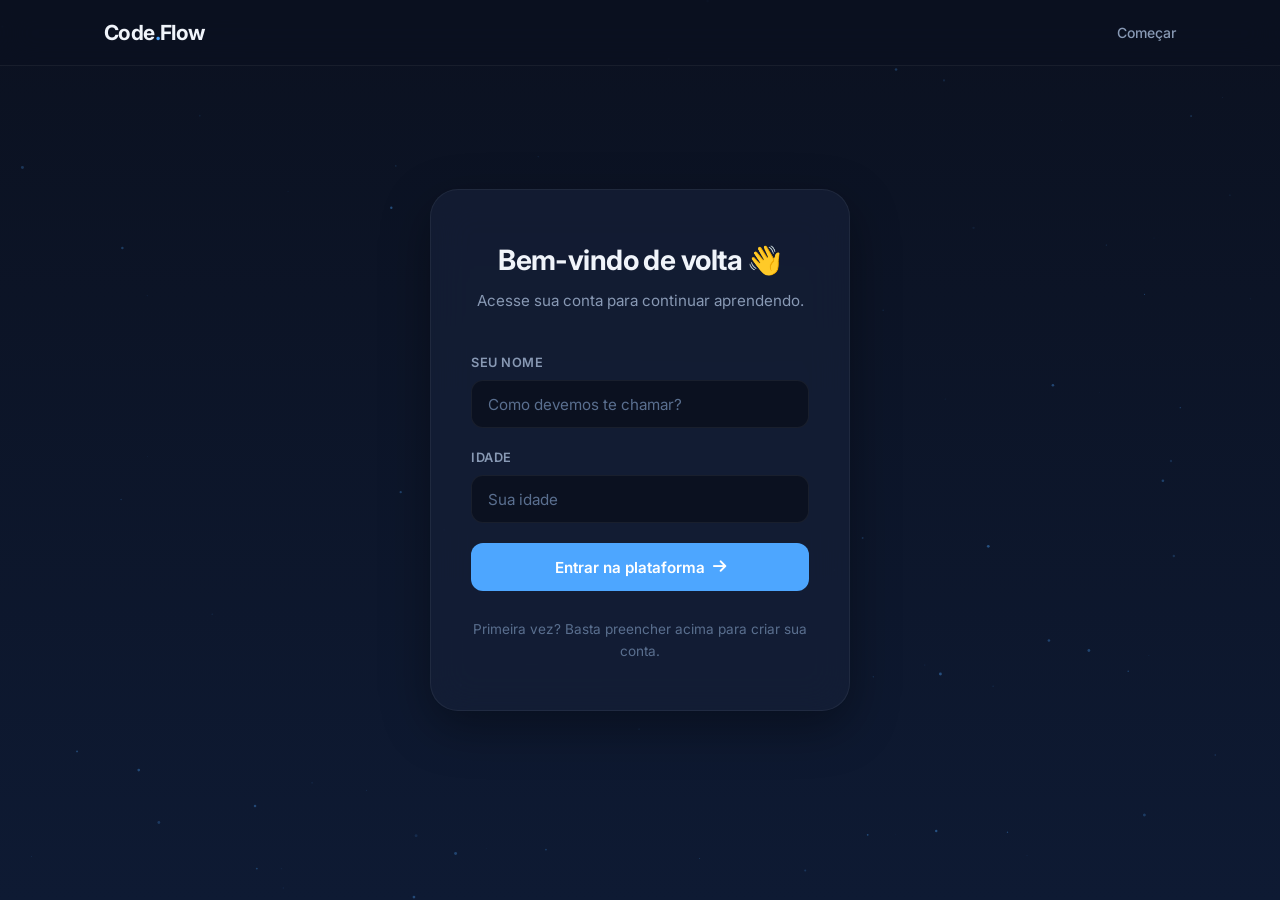
<file: index.html>
<!DOCTYPE html>
<html lang="pt-BR">
<head>
    <meta charset="UTF-8">
    <meta name="viewport" content="width=device-width, initial-scale=1.0">
    <title>CodeFlow | Plataforma de Ensino de Programação</title>
    <meta name="description" content="Aprenda programação de forma moderna, interativa e gratuita.">
    <link rel="preconnect" href="https://fonts.googleapis.com">
    <link rel="preconnect" href="https://fonts.gstatic.com" crossorigin>
    <link href="https://fonts.googleapis.com/css2?family=Inter:wght@400;500;600;700&display=swap" rel="stylesheet">
    <link rel="stylesheet" href="https://cdnjs.cloudflare.com/ajax/libs/font-awesome/6.4.0/css/all.min.css">
    <link rel="stylesheet" href="css/style.css">
</head>
<body>
    <canvas id="space-canvas" aria-hidden="true"></canvas>

    <!-- Navbar -->
    <header class="navbar" id="navbar">
        <div class="nav-container">
            <a href="index.html" class="brand"><span class="logo">Code<span class="logo-dot">.</span>Flow</span></a>
            <nav><ul class="nav-links">
                <li><a href="#comecar">Começar</a></li>
            </ul></nav>
        </div>
    </header>

    <!-- Login -->
    <main class="login-wrapper" id="comecar">
        <section class="login-card">
            <header class="login-header">
                <h2>Bem-vindo de volta 👋</h2>
                <p>Acesse sua conta para continuar aprendendo.</p>
            </header>
            <form id="login-form" class="login-form">
                <div class="input-group">
                    <label for="nome">Seu Nome</label>
                    <input type="text" id="nome" placeholder="Como devemos te chamar?" required autocomplete="name">
                </div>
                <div class="input-group">
                    <label for="idade">Idade</label>
                    <input type="number" id="idade" placeholder="Sua idade" required min="10" max="100">
                </div>
                <button id="btn-login" type="submit" class="btn-login">
                    Entrar na plataforma <i class="fas fa-arrow-right"></i>
                </button>
            </form>
            <footer class="login-footer">
                <p>Primeira vez? Basta preencher acima para criar sua conta.</p>
            </footer>
        </section>
    </main>

    <script src="js/effects.js" defer></script>
    <script src="js/script.js" defer></script>
</body>
</html>
</file>
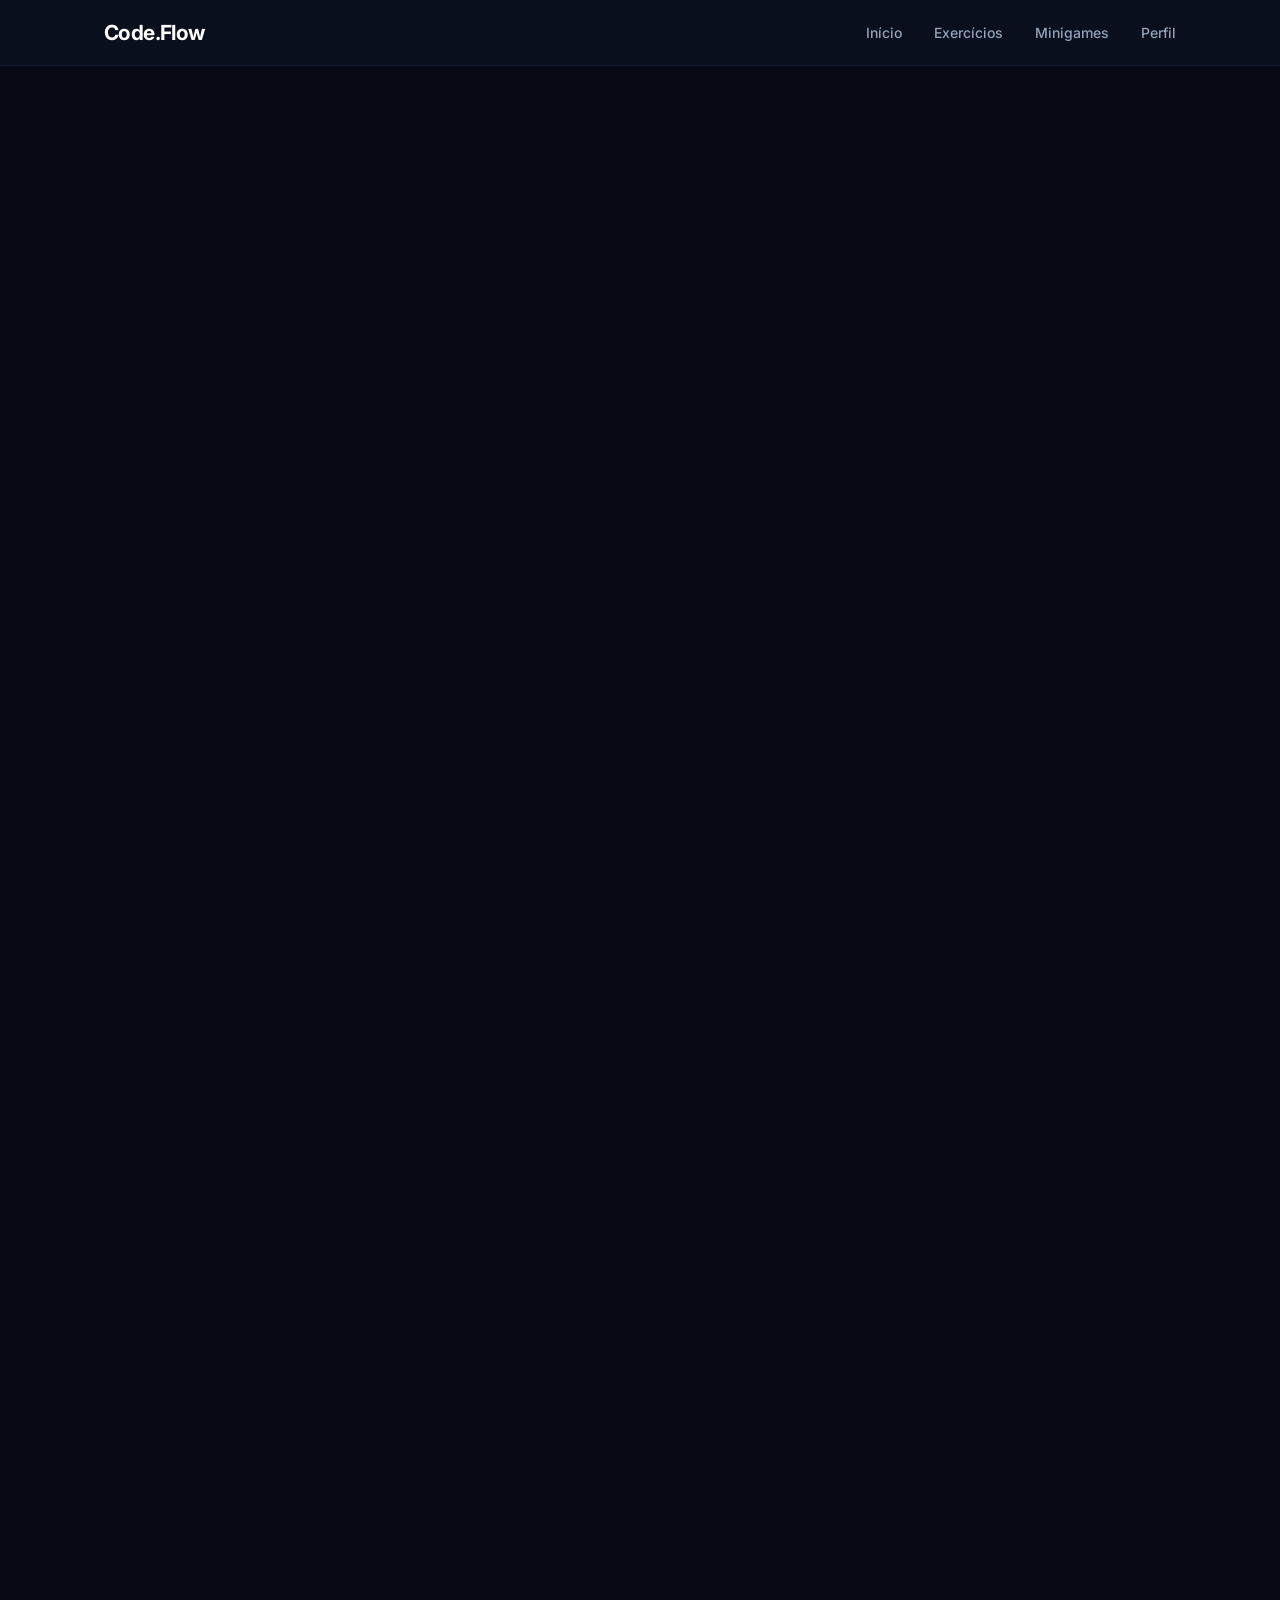
<file: pages/educativo.html>
<!DOCTYPE html>
<html lang="pt-BR">
<head>
    <meta charset="UTF-8">
    <meta name="viewport" content="width=device-width, initial-scale=1.0">
    <title>CodeFlow | Área Educativa & Roadmaps</title>
    <meta name="description" content="Aprenda a estudar programação, evite erros comuns e siga roadmaps visuais para evoluir rápido.">
    <link rel="preconnect" href="https://fonts.googleapis.com">
    <link rel="preconnect" href="https://fonts.gstatic.com" crossorigin>
    <link href="https://fonts.googleapis.com/css2?family=Inter:wght@400;500;600;700&family=Fira+Code:wght@400;500&display=swap" rel="stylesheet">
    <link rel="stylesheet" href="https://cdnjs.cloudflare.com/ajax/libs/font-awesome/6.4.0/css/all.min.css">
    <link rel="stylesheet" href="../css/home.css">
    <style>
        .edu-hero { text-align: center; margin-bottom: 4rem; }
        .edu-hero h1 { font-size: 2.8rem; color: var(--text-heading); margin-bottom: 1rem; }
        .edu-hero p { color: var(--text-secondary); max-width: 600px; margin: 0 auto; line-height: 1.6; }
        
        .roadmap-container { display: flex; flex-direction: column; gap: 2rem; margin-bottom: 4rem; }
        .roadmap-card { 
            background: var(--bg-surface); border: 1px solid var(--border); border-radius: 16px; 
            padding: 2rem; display: flex; gap: 2rem; align-items: center; transition: 0.3s;
        }
        .roadmap-card:hover { border-color: var(--accent); box-shadow: 0 10px 30px rgba(77, 166, 255, 0.1); }
        .road-icon { font-size: 3rem; color: var(--accent); width: 80px; text-align: center; flex-shrink: 0; }
        .road-content h3 { font-size: 1.5rem; margin-bottom: 0.5rem; color: var(--text-heading); }
        .road-content p { color: var(--text-secondary); line-height: 1.6; margin-bottom: 1rem; font-size: 0.95rem; }
        .road-tags span { background: rgba(255,255,255,0.05); padding: 0.3rem 0.8rem; border-radius: 20px; font-size: 0.8rem; margin-right: 0.5rem; display: inline-block; margin-bottom: 0.5rem; color: #a1b0c9;}

        .tips-grid { display: grid; grid-template-columns: repeat(auto-fit, minmax(300px, 1fr)); gap: 1.5rem; }
        .tip-card { background: rgba(16, 27, 48, 0.5); border: 1px solid rgba(255,255,255,0.03); border-radius: 16px; padding: 2rem; border-top: 4px solid var(--accent); }
        .tip-card h4 { font-size: 1.2rem; margin-bottom: 1rem; color: var(--text-heading); display: flex; align-items: center; gap: 0.5rem; }
        .tip-card p { font-size: 0.9rem; color: var(--text-secondary); line-height: 1.6; }
        .tip-card.danger { border-top-color: #ef4444; } .tip-card.danger h4 i { color: #ef4444; }
        .tip-card.success { border-top-color: #34d399; } .tip-card.success h4 i { color: #34d399; }

        @media (max-width: 768px) {
            .roadmap-card { flex-direction: column; text-align: center; }
            .road-tags { display: flex; flex-wrap: wrap; justify-content: center; }
        }
    </style>
</head>
<body>
    <header class="navbar" id="navbar">
        <div class="nav-container">
            <a href="home.html" class="brand"><span class="logo">Code<span class="logo-dot">.</span>Flow</span></a>
            <nav>
                <ul class="nav-links">
                    <li><a href="home.html">Início</a></li>
                    <li><a href="exercicios.html">Exercícios</a></li>
                    <li><a href="minigames.html">Minigames</a></li>
                    <li><a href="profile.html">Perfil</a></li>
                </ul>
            </nav>
        </div>
    </header>

    <main class="home-wrapper" style="padding-top: 8rem; min-height: 100vh;">
        <section class="section-reveal">
            <header class="edu-hero">
                <h1>Metodologia & Roadmaps</h1>
                <p>Aprender a programar não é apenas sobre decorar sintaxe. É sobre moldar seu cérebro para resolver problemas complexos através de lógica estruturada.</p>
            </header>

            <h2 style="font-size: 1.8rem; margin-bottom: 1.5rem; color: var(--text-heading);">Roadmaps de Estudo</h2>
            <div class="roadmap-container">
                <article class="roadmap-card">
                    <div class="road-icon"><i class="fas fa-layer-group"></i></div>
                    <div class="road-content">
                        <h3>Trilha Front-End Moderno</h3>
                        <p>Aprenda a construir interfaces que os usuários amam. Foque em fundamentos antes de pular para frameworks complexos.</p>
                        <div class="road-tags">
                            <span>1. HTML Semântico</span><span>2. CSS Flex/Grid</span><span>3. JS ES6+</span><span>4. React/Hooks</span><span>5. Consumo de APIs</span>
                        </div>
                    </div>
                </article>
                <article class="roadmap-card">
                    <div class="road-icon"><i class="fas fa-server"></i></div>
                    <div class="road-content">
                        <h3>Trilha Back-End & APIs</h3>
                        <p>Construa o cérebro das aplicações. Domine lógica pesada, banco de dados e arquitetura de servidores.</p>
                        <div class="road-tags">
                            <span>1. Lógica (Python/C#)</span><span>2. SQL/Modelagem</span><span>3. APIs REST</span><span>4. Autenticação (JWT)</span><span>5. Deploy (Docker)</span>
                        </div>
                    </div>
                </article>
            </div>

            <h2 style="font-size: 1.8rem; margin-bottom: 1.5rem; margin-top: 4rem; color: var(--text-heading);">Mentalidade de Programador</h2>
            <div class="tips-grid">
                <div class="tip-card success">
                    <h4><i class="fas fa-brain"></i> Como Praticar</h4>
                    <p>Não caia no "Tutorial Hell" (inferno dos tutoriais). Assistir alguém codar não ensina você a codar. Pause o vídeo, digite o código, quebre-o de propósito e tente consertar sem olhar a resposta.</p>
                </div>
                <div class="tip-card danger">
                    <h4><i class="fas fa-exclamation-triangle"></i> Maior Erro Iniciante</h4>
                    <p>Tentar aprender React antes de dominar JavaScript. Ou tentar aprender Spring Boot antes de saber Orientação a Objetos em Java. Pular fundamentos construirá sua carreira sobre areia.</p>
                </div>
                <div class="tip-card">
                    <h4><i class="fas fa-laptop-code"></i> Criando Projetos</h4>
                    <p>Seu primeiro projeto não precisa ser o próximo Facebook. Faça uma calculadora que funciona. Faça um Todo List, mas com funcionalidades reais (salvando no LocalStorage ou num DB simples).</p>
                </div>
            </div>

            <div style="text-align: center; margin-top: 4rem; padding: 3rem; background: rgba(77, 166, 255, 0.05); border-radius: 16px; border: 1px dashed var(--accent);">
                <i class="fas fa-rocket" style="font-size: 2.5rem; color: var(--accent); margin-bottom: 1rem;"></i>
                <h3 style="font-size: 1.5rem; margin-bottom: 1rem;">Pronto para evoluir?</h3>
                <p style="color: var(--text-secondary); margin-bottom: 1.5rem;">Aplique essas dicas agora mesmo na nossa central de desafios.</p>
                <a href="exercicios.html" class="btn-primary" style="display: inline-block; padding: 0.8rem 2rem; text-decoration: none;">Ir para Exercícios</a>
            </div>
        </section>
    </main>

    <script src="../js/effects.js" defer></script>
</body>
</html>
</file>
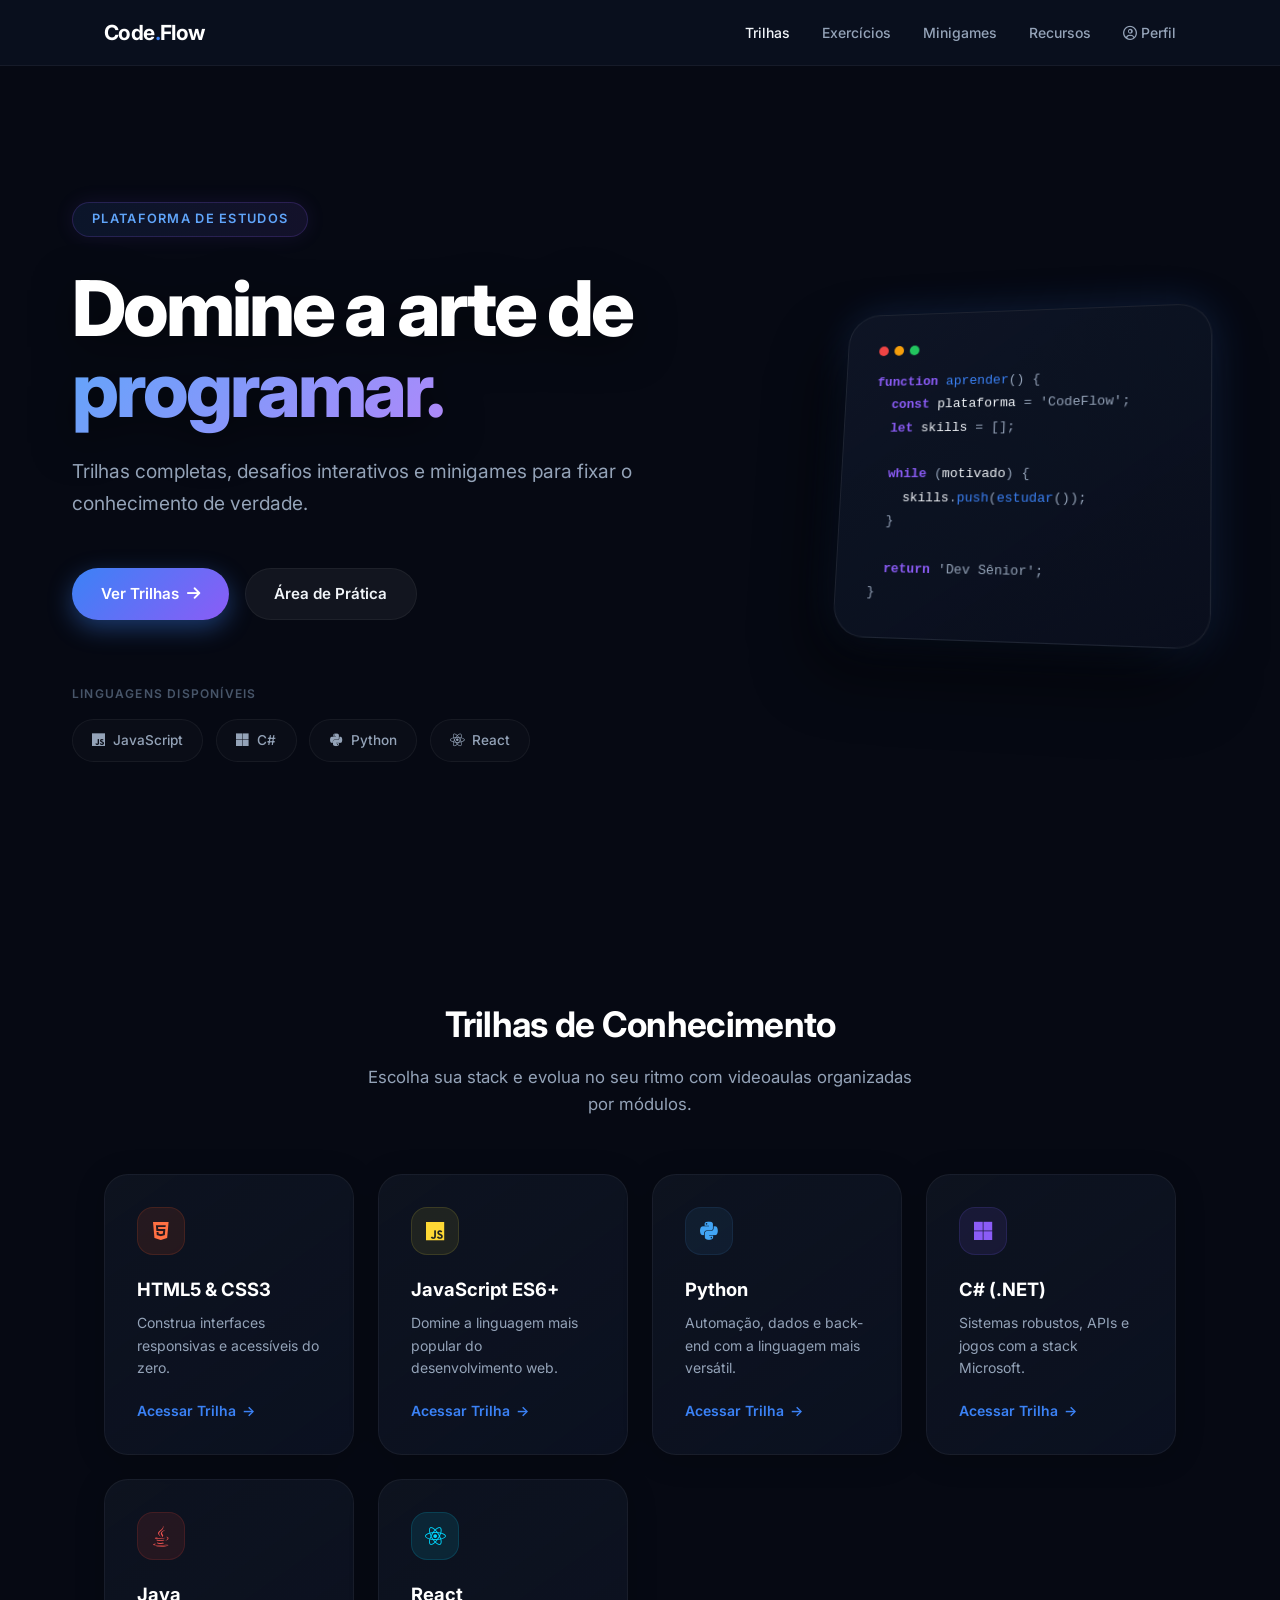
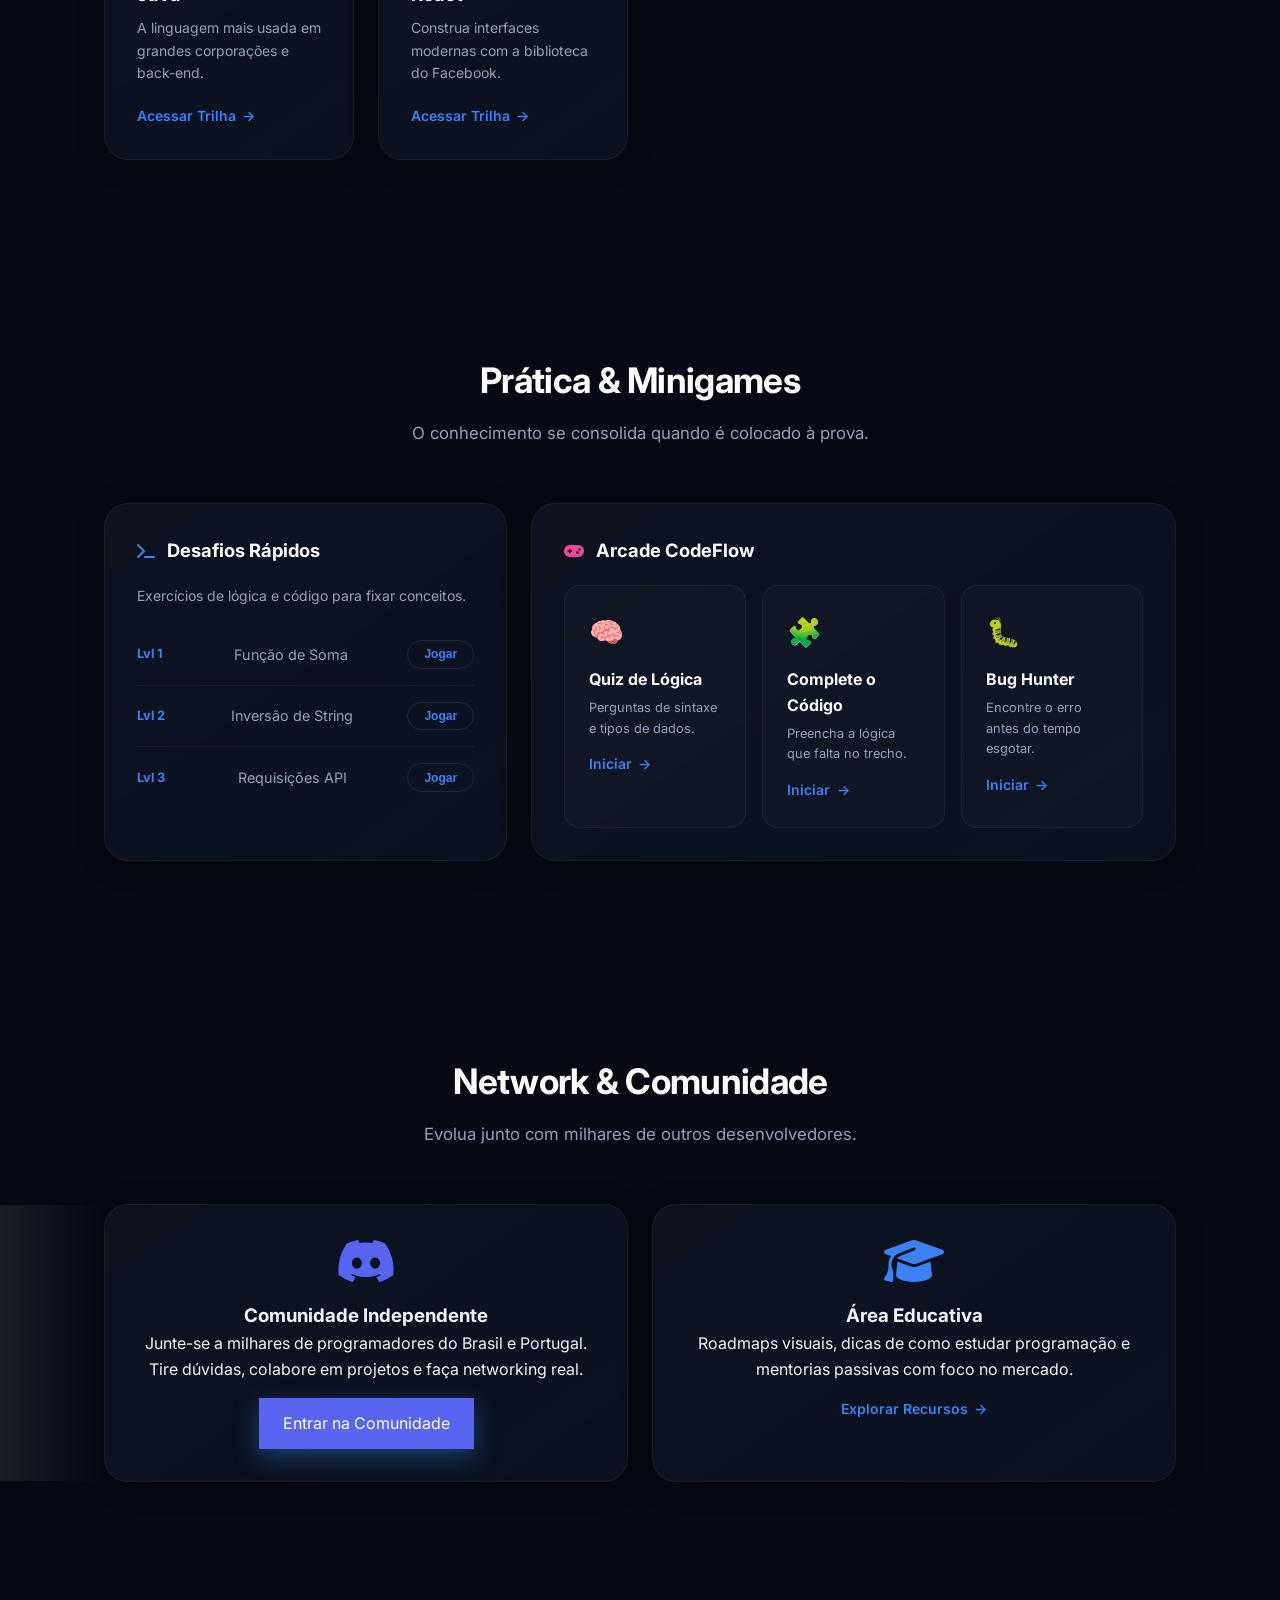
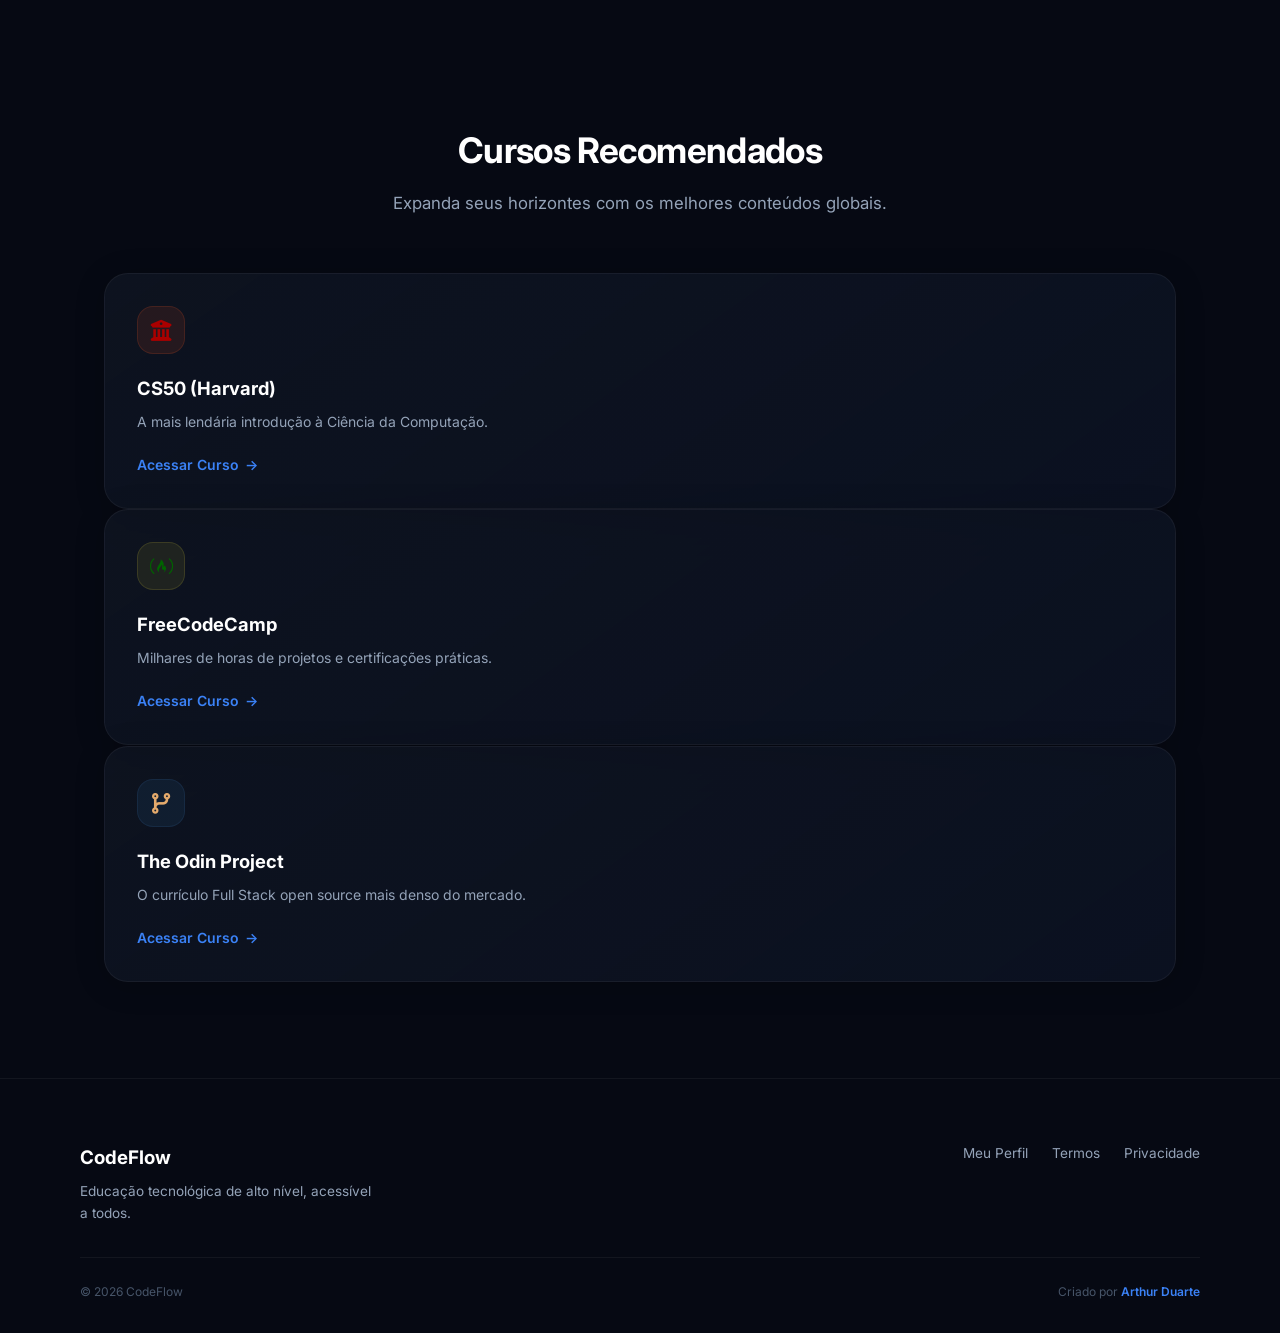
<file: pages/home.html>
<!DOCTYPE html>
<html lang="pt-BR">
<head>
    <meta charset="UTF-8">
    <meta name="viewport" content="width=device-width, initial-scale=1.0">
    <title>CodeFlow — Dashboard</title>
    <meta name="description" content="Dashboard do CodeFlow. Acesse trilhas de cursos, pratique e evolua.">
    <link rel="preconnect" href="https://fonts.googleapis.com">
    <link rel="preconnect" href="https://fonts.gstatic.com" crossorigin>
    <link href="https://fonts.googleapis.com/css2?family=Inter:wght@400;500;600;700&family=Fira+Code:wght@400;500&display=swap" rel="stylesheet">
    <link rel="stylesheet" href="https://cdnjs.cloudflare.com/ajax/libs/font-awesome/6.4.0/css/all.min.css">
    <link rel="stylesheet" href="../css/home.css">
</head>
<body>
    <canvas id="space-canvas" aria-hidden="true"></canvas>

    <!-- Navbar -->
    <header class="navbar" id="navbar">
        <div class="nav-container">
            <a href="#" class="logo">Code<span style="color:var(--accent)">.</span>Flow</a>
            <nav>
                <ul class="nav-links" id="nav-links">
                    <li><a href="#cursos" class="active">Trilhas</a></li>
                    <li><a href="exercicios.html">Exercícios</a></li>
                    <li><a href="minigames.html">Minigames</a></li>
                    <li><a href="educativo.html">Recursos</a></li>
                    <li><a href="profile.html"><i class="far fa-user-circle"></i> Perfil</a></li>
                </ul>
            </nav>
            <button id="mobile-btn" aria-label="Menu"><i class="fas fa-bars"></i></button>
        </div>
    </header>

    <!-- Main -->
    <main>
        <!-- Hero -->
        <header class="hero section-reveal" id="inicio">
            <div class="hero-content">
                <span class="badge">Plataforma de Estudos</span>
                <h1>Domine a arte de <span class="gradient-text">programar.</span></h1>
                <p class="subtitle">Trilhas completas, desafios interativos e minigames para fixar o conhecimento de verdade.</p>
                <div class="hero-actions">
                    <a href="#cursos" class="btn btn-primary">Ver Trilhas <i class="fas fa-arrow-right"></i></a>
                    <a href="#pratica" class="btn btn-secondary">Área de Prática</a>
                </div>
                <div class="suggestions">
                    <span>Linguagens Disponíveis</span>
                    <div class="tags">
                        <a href="CursoJs.html" class="tag"><i class="fab fa-js"></i> JavaScript</a>
                        <a href="CursoCs.html" class="tag"><i class="fab fa-microsoft"></i> C#</a>
                        <a href="CursoPython.html" class="tag"><i class="fab fa-python"></i> Python</a>
                        <a href="CursoReact.html" class="tag"><i class="fab fa-react"></i> React</a>
                    </div>
                </div>
            </div>
            <div class="hero-graphic" aria-hidden="true">
                <div class="code-snippet-card">
                    <div class="window-controls"><span></span><span></span><span></span></div>
                    <pre><code><span class="keyword">function</span> <span class="method">aprender</span>() {
  <span class="keyword">const</span> <span class="variable">plataforma</span> = <span class="string">'CodeFlow'</span>;
  <span class="keyword">let</span> <span class="variable">skills</span> = [];

  <span class="keyword">while</span> (<span class="variable">motivado</span>) {
    <span class="variable">skills</span>.<span class="method">push</span>(<span class="method">estudar</span>());
  }

  <span class="keyword">return</span> <span class="string">'Dev Sênior'</span>;
}</code></pre>
                </div>
            </div>
        </header>

        <!-- Courses Section -->
        <section id="cursos" class="section-reveal">
            <header class="section-header">
                <h2>Trilhas de Conhecimento</h2>
                <p>Escolha sua stack e evolua no seu ritmo com videoaulas organizadas por módulos.</p>
            </header>
            <div class="courses-grid">
                <article class="course-card glass-card">
                    <div class="card-icon"><i class="fab fa-html5"></i></div>
                    <h3>HTML5 & CSS3</h3>
                    <p>Construa interfaces responsivas e acessíveis do zero.</p>
                    <a href="CursoCssHtml.html" class="btn-text">Acessar Trilha</a>
                </article>
                <article class="course-card glass-card">
                    <div class="card-icon"><i class="fab fa-js"></i></div>
                    <h3>JavaScript ES6+</h3>
                    <p>Domine a linguagem mais popular do desenvolvimento web.</p>
                    <a href="CursoJs.html" class="btn-text">Acessar Trilha</a>
                </article>
                <article class="course-card glass-card">
                    <div class="card-icon"><i class="fab fa-python"></i></div>
                    <h3>Python</h3>
                    <p>Automação, dados e back-end com a linguagem mais versátil.</p>
                    <a href="CursoPython.html" class="btn-text">Acessar Trilha</a>
                </article>
                <article class="course-card glass-card">
                    <div class="card-icon"><i class="fab fa-microsoft"></i></div>
                    <h3>C# (.NET)</h3>
                    <p>Sistemas robustos, APIs e jogos com a stack Microsoft.</p>
                    <a href="CursoCs.html" class="btn-text">Acessar Trilha</a>
                </article>
                <article class="course-card glass-card">
                    <div class="card-icon"><i class="fab fa-java"></i></div>
                    <h3>Java</h3>
                    <p>A linguagem mais usada em grandes corporações e back-end.</p>
                    <a href="CursoJava.html" class="btn-text">Acessar Trilha</a>
                </article>
                <article class="course-card glass-card">
                    <div class="card-icon"><i class="fab fa-react"></i></div>
                    <h3>React</h3>
                    <p>Construa interfaces modernas com a biblioteca do Facebook.</p>
                    <a href="CursoReact.html" class="btn-text">Acessar Trilha</a>
                </article>
            </div>
        </section>

        <!-- Practice Section -->
        <section id="pratica" class="section-reveal">
            <header class="section-header">
                <h2>Prática & Minigames</h2>
                <p>O conhecimento se consolida quando é colocado à prova.</p>
            </header>
            <div class="practice-content">
                <aside class="challenges-area glass-card">
                    <header class="area-header">
                        <i class="fas fa-terminal" style="color: var(--accent);"></i>
                        <h3>Desafios Rápidos</h3>
                    </header>
                    <p>Exercícios de lógica e código para fixar conceitos.</p>
                    <ul class="challenge-list">
                        <li><span>Lvl 1</span> Função de Soma <button class="btn-small">Jogar</button></li>
                        <li><span>Lvl 2</span> Inversão de String <button class="btn-small">Jogar</button></li>
                        <li><span>Lvl 3</span> Requisições API <button class="btn-small">Jogar</button></li>
                    </ul>
                </aside>
                <div id="minigames" class="minigames-area glass-card">
                    <header class="area-header">
                        <i class="fas fa-gamepad" style="color: var(--accent-pink);"></i>
                        <h3>Arcade CodeFlow</h3>
                    </header>
                    <div class="games-grid">
                        <article class="game-card">
                            <div class="game-icon">🧠</div>
                            <h4>Quiz de Lógica</h4>
                            <p>Perguntas de sintaxe e tipos de dados.</p>
                            <button class="btn-text">Iniciar</button>
                        </article>
                        <article class="game-card">
                            <div class="game-icon">🧩</div>
                            <h4>Complete o Código</h4>
                            <p>Preencha a lógica que falta no trecho.</p>
                            <button class="btn-text">Iniciar</button>
                        </article>
                        <article class="game-card">
                            <div class="game-icon">🐛</div>
                            <h4>Bug Hunter</h4>
                            <p>Encontre o erro antes do tempo esgotar.</p>
                            <button class="btn-text">Iniciar</button>
                        </article>
                    </div>
                </div>
            </div>
        </section>

        <!-- Community Section -->
        <section id="community" class="section-reveal">
            <header class="section-header">
                <h2>Network & Comunidade</h2>
                <p>Evolua junto com milhares de outros desenvolvedores.</p>
            </header>
            <div class="community-grid">
                <div class="community-card glass-card discord-card" style="text-align: center; padding: 2rem;">
                    <i class="fab fa-discord" style="font-size: 3rem; color: #5865F2; margin-bottom: 1rem;"></i>
                    <h3>Comunidade Independente</h3>
                    <p>Junte-se a milhares de programadores do Brasil e Portugal. Tire dúvidas, colabore em projetos e faça networking real.</p>
                    <a href="https://discord.com" target="_blank" class="btn-primary" style="background: #5865F2; border: none; margin-top: 1rem; padding: 0.8rem 1.5rem; text-decoration: none; display: inline-block;">Entrar na Comunidade</a>
                </div>
                <div class="community-card glass-card" style="text-align: center; padding: 2rem;">
                    <i class="fas fa-graduation-cap" style="font-size: 3rem; color: var(--accent); margin-bottom: 1rem;"></i>
                    <h3>Área Educativa</h3>
                    <p>Roadmaps visuais, dicas de como estudar programação e mentorias passivas com foco no mercado.</p>
                    <a href="educativo.html" class="btn-text" style="margin-top: 1rem;">Explorar Recursos</a>
                </div>
            </div>
        </section>

        <!-- Recommendations Section -->
        <section id="recomendacoes" class="section-reveal" style="margin-top: 3rem;">
            <header class="section-header">
                <h2>Cursos Recomendados</h2>
                <p>Expanda seus horizontes com os melhores conteúdos globais.</p>
            </header>
            <div class="course-grid">
                <article class="course-card glass-card">
                    <div class="card-icon" style="color: #a00;"><i class="fas fa-university"></i></div>
                    <h3>CS50 (Harvard)</h3>
                    <p>A mais lendária introdução à Ciência da Computação.</p>
                    <a href="https://cs50.harvard.edu/" target="_blank" class="btn-text">Acessar Curso</a>
                </article>
                <article class="course-card glass-card">
                    <div class="card-icon" style="color: #006400;"><i class="fab fa-free-code-camp"></i></div>
                    <h3>FreeCodeCamp</h3>
                    <p>Milhares de horas de projetos e certificações práticas.</p>
                    <a href="https://www.freecodecamp.org/" target="_blank" class="btn-text">Acessar Curso</a>
                </article>
                <article class="course-card glass-card">
                    <div class="card-icon" style="color: #e4aa6c;"><i class="fas fa-code-branch"></i></div>
                    <h3>The Odin Project</h3>
                    <p>O currículo Full Stack open source mais denso do mercado.</p>
                    <a href="https://www.theodinproject.com/" target="_blank" class="btn-text">Acessar Curso</a>
                </article>
            </div>
        </section>

        <!-- Modal -->
        <div id="game-modal" class="modal-overlay" role="dialog" aria-hidden="true">
            <div class="modal-container">
                <header class="modal-header">
                    <h3 id="modal-title">Desafio</h3>
                    <button class="btn-close-modal" id="btn-close-modal"><i class="fas fa-times"></i></button>
                </header>
                <div class="modal-body">
                    <p id="modal-description"></p>
                    <textarea id="modal-input" class="modal-code-input" spellcheck="false"></textarea>
                </div>
                <footer class="modal-footer">
                    <span id="modal-feedback" class="modal-feedback" aria-live="polite"></span>
                    <button id="btn-submit-modal" class="btn-submit-modal">Verificar</button>
                </footer>
            </div>
        </div>
    </main>

    <!-- Footer -->
    <footer id="sobre">
        <div class="footer-content">
            <div class="footer-brand">
                <h3>CodeFlow</h3>
                <p>Educação tecnológica de alto nível, acessível a todos.</p>
            </div>
            <div class="footer-links">
                <a href="profile.html">Meu Perfil</a>
                <a href="#">Termos</a>
                <a href="#">Privacidade</a>
            </div>
        </div>
        <div class="footer-bottom">
            <p>&copy; 2026 CodeFlow</p>
            <p>Criado por <span style="color: var(--accent); font-weight: 600;">Arthur Duarte</span></p>
        </div>
    </footer>

    <script src="../js/effects.js" defer></script>
    <script src="../js/home.js" defer></script>
    <script src="../js/minigames.js" defer></script>
</body>
</html>
</file>
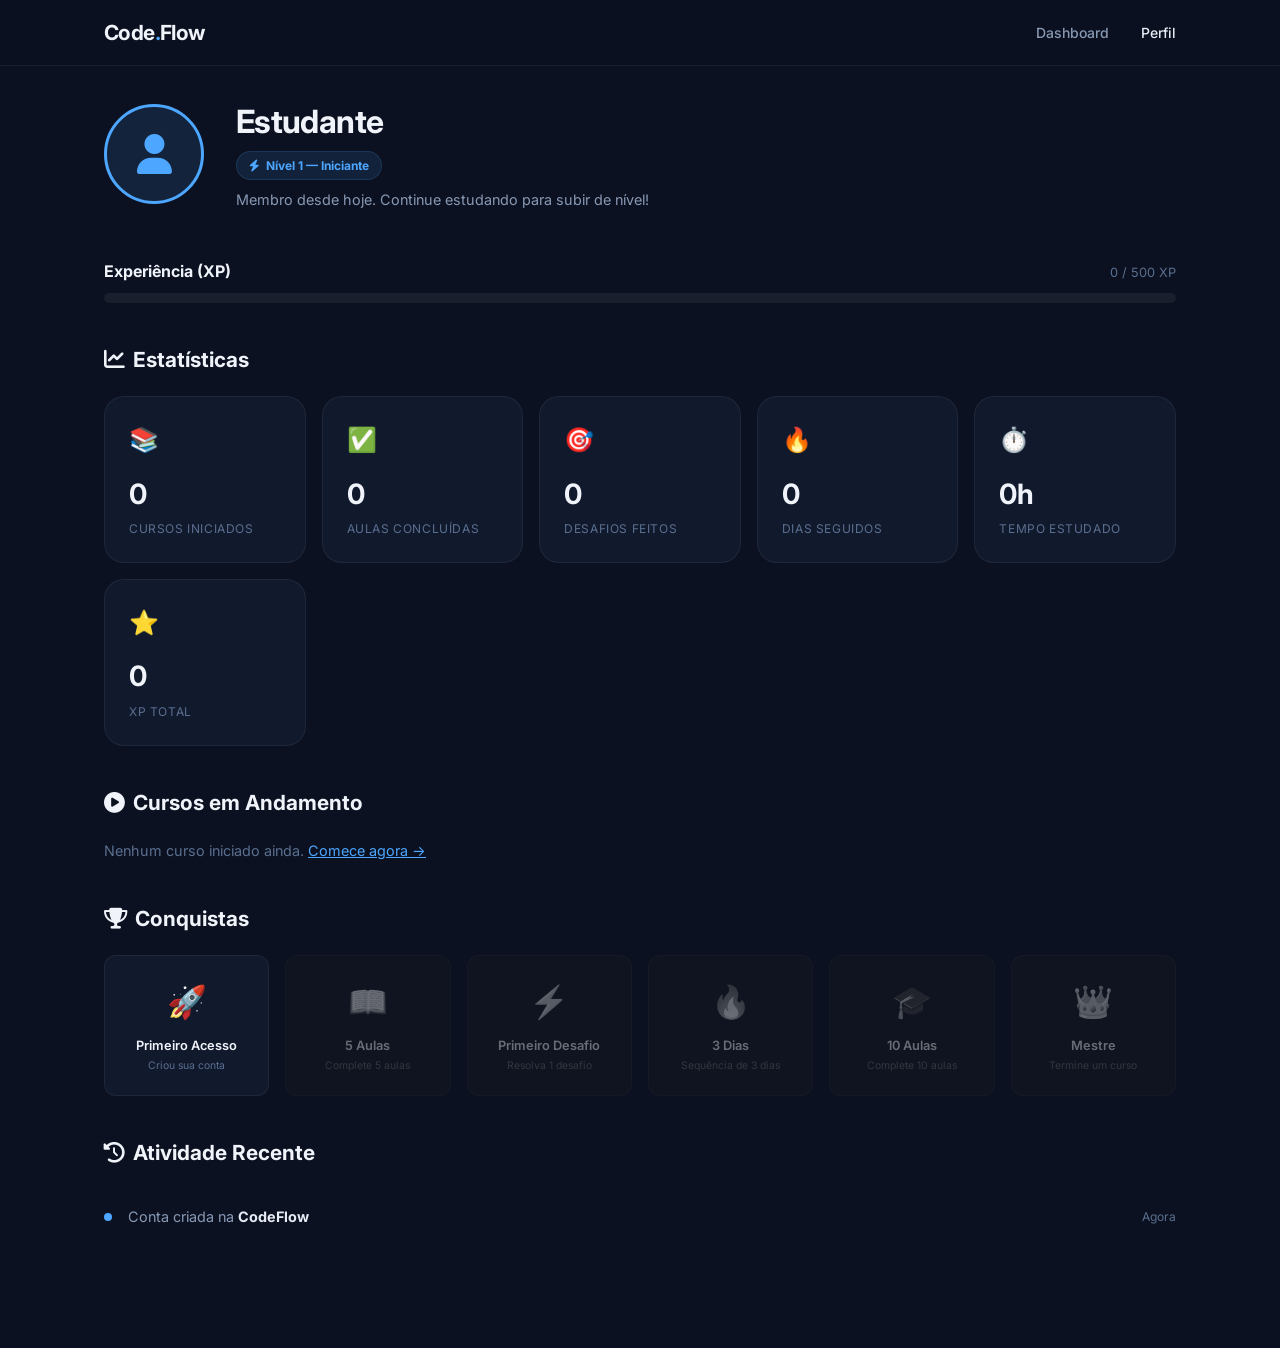
<file: pages/profile.html>
<!DOCTYPE html>
<html lang="pt-BR">
<head>
    <meta charset="UTF-8">
    <meta name="viewport" content="width=device-width, initial-scale=1.0">
    <title>Meu Perfil — CodeFlow</title>
    <meta name="description" content="Veja seu progresso, conquistas e estatísticas na CodeFlow.">
    <link rel="preconnect" href="https://fonts.googleapis.com">
    <link rel="preconnect" href="https://fonts.gstatic.com" crossorigin>
    <link href="https://fonts.googleapis.com/css2?family=Inter:wght@400;500;600;700&display=swap" rel="stylesheet">
    <link rel="stylesheet" href="https://cdnjs.cloudflare.com/ajax/libs/font-awesome/6.4.0/css/all.min.css">
    <link rel="stylesheet" href="../css/profile.css">
</head>
<body>
    <!-- Navbar -->
    <header class="navbar">
        <div class="nav-container">
            <a href="home.html" class="logo">Code<span style="color:var(--accent)">.</span>Flow</a>
            <nav>
                <ul class="nav-links">
                    <li><a href="home.html">Dashboard</a></li>
                    <li><a href="#" class="active">Perfil</a></li>
                </ul>
            </nav>
            <button id="mobile-btn" aria-label="Menu"><i class="fas fa-bars"></i></button>
        </div>
    </header>

    <main class="profile-page">
        <!-- Profile Header -->
        <section class="profile-header">
            <div class="profile-avatar" id="avatar-icon"><i class="fas fa-user"></i></div>
            <div class="profile-info">
                <h1 id="profile-name">Estudante</h1>
                <span class="user-level"><i class="fas fa-bolt"></i> <span id="user-level-text">Nível 1 — Iniciante</span></span>
                <p id="profile-subtitle">Membro desde hoje. Continue estudando para subir de nível!</p>
            </div>
        </section>

        <!-- XP Bar -->
        <section class="xp-section">
            <div class="xp-header">
                <h3>Experiência (XP)</h3>
                <span id="xp-text">0 / 500 XP</span>
            </div>
            <div class="xp-bar">
                <div class="xp-bar-fill" id="xp-bar-fill" style="width: 0%;"></div>
            </div>
        </section>

        <!-- Stats Grid -->
        <section>
            <h2 class="section-title"><i class="fas fa-chart-line"></i> Estatísticas</h2>
            <div class="stats-grid">
                <div class="stat-card">
                    <div class="stat-icon">📚</div>
                    <div class="stat-value" id="stat-courses">0</div>
                    <div class="stat-label">Cursos Iniciados</div>
                </div>
                <div class="stat-card">
                    <div class="stat-icon">✅</div>
                    <div class="stat-value" id="stat-completed">0</div>
                    <div class="stat-label">Aulas Concluídas</div>
                </div>
                <div class="stat-card">
                    <div class="stat-icon">🎯</div>
                    <div class="stat-value" id="stat-challenges">0</div>
                    <div class="stat-label">Desafios Feitos</div>
                </div>
                <div class="stat-card">
                    <div class="stat-icon">🔥</div>
                    <div class="stat-value" id="stat-streak">0</div>
                    <div class="stat-label">Dias Seguidos</div>
                </div>
                <div class="stat-card">
                    <div class="stat-icon">⏱️</div>
                    <div class="stat-value" id="stat-time">0h</div>
                    <div class="stat-label">Tempo Estudado</div>
                </div>
                <div class="stat-card">
                    <div class="stat-icon">⭐</div>
                    <div class="stat-value" id="stat-xp">0</div>
                    <div class="stat-label">XP Total</div>
                </div>
            </div>
        </section>

        <!-- Courses In Progress -->
        <section>
            <h2 class="section-title"><i class="fas fa-play-circle"></i> Cursos em Andamento</h2>
            <div class="courses-progress" id="courses-progress">
                <!-- Populated by JS -->
                <p style="color: var(--text-muted); font-size: 0.9rem;">Nenhum curso iniciado ainda. <a href="home.html" style="color: var(--accent);">Comece agora →</a></p>
            </div>
        </section>

        <!-- Achievements -->
        <section>
            <h2 class="section-title"><i class="fas fa-trophy"></i> Conquistas</h2>
            <div class="badges-grid">
                <div class="badge-card" id="badge-first-login">
                    <div class="badge-icon">🚀</div>
                    <div class="badge-name">Primeiro Acesso</div>
                    <div class="badge-desc">Criou sua conta</div>
                </div>
                <div class="badge-card locked" id="badge-5-lessons">
                    <div class="badge-icon">📖</div>
                    <div class="badge-name">5 Aulas</div>
                    <div class="badge-desc">Complete 5 aulas</div>
                </div>
                <div class="badge-card locked" id="badge-first-challenge">
                    <div class="badge-icon">⚡</div>
                    <div class="badge-name">Primeiro Desafio</div>
                    <div class="badge-desc">Resolva 1 desafio</div>
                </div>
                <div class="badge-card locked" id="badge-streak-3">
                    <div class="badge-icon">🔥</div>
                    <div class="badge-name">3 Dias</div>
                    <div class="badge-desc">Sequência de 3 dias</div>
                </div>
                <div class="badge-card locked" id="badge-10-lessons">
                    <div class="badge-icon">🎓</div>
                    <div class="badge-name">10 Aulas</div>
                    <div class="badge-desc">Complete 10 aulas</div>
                </div>
                <div class="badge-card locked" id="badge-master">
                    <div class="badge-icon">👑</div>
                    <div class="badge-name">Mestre</div>
                    <div class="badge-desc">Termine um curso</div>
                </div>
            </div>
        </section>

        <!-- Activity History -->
        <section>
            <h2 class="section-title"><i class="fas fa-history"></i> Atividade Recente</h2>
            <ul class="activity-list" id="activity-list">
                <li class="activity-item">
                    <span class="activity-dot"></span>
                    <span class="activity-text">Conta criada na <strong>CodeFlow</strong></span>
                    <span class="activity-time">Agora</span>
                </li>
            </ul>
        </section>
    </main>

    <script src="../js/profile.js" defer></script>
</body>
</html>
</file>
<file: css/style.css>
/* ==========================================================================
   CodeFlow — Design System & Login Page
   Theme: Deep Navy / Petrol Blue (Premium EduTech)
   ========================================================================== */

/* === Design Tokens === */
:root {
    /* Base Colors — Deep Navy Palette */
    --bg-base:       #0b1120;
    --bg-surface:    #111a2e;
    --bg-elevated:   #162038;
    --bg-card:       rgba(22, 32, 56, 0.7);

    /* Text */
    --text-primary:   #e8ecf4;
    --text-secondary: #8899b4;
    --text-muted:     #5a6f8f;
    --text-heading:   #f0f4fa;

    /* Accent — Soft Neon Blue */
    --accent:        #4da6ff;
    --accent-hover:  #3d94ef;
    --accent-muted:  rgba(77, 166, 255, 0.12);
    --accent-glow:   rgba(77, 166, 255, 0.25);

    /* Success / Error */
    --success:       #34d399;
    --success-glow:  rgba(52, 211, 153, 0.25);
    --error:         #f87171;

    /* Borders & Shadows */
    --border:        rgba(255, 255, 255, 0.06);
    --border-hover:  rgba(255, 255, 255, 0.12);
    --shadow-sm:     0 2px 8px rgba(0,0,0,0.2);
    --shadow-md:     0 8px 24px rgba(0,0,0,0.25);
    --shadow-lg:     0 16px 48px rgba(0,0,0,0.35);

    /* Layout */
    --radius-sm:  8px;
    --radius-md:  12px;
    --radius-lg:  20px;
    --radius-xl:  28px;
    --font:       'Inter', -apple-system, BlinkMacSystemFont, sans-serif;
    --ease:       cubic-bezier(0.4, 0, 0.2, 1);
    --ease-out:   cubic-bezier(0.16, 1, 0.3, 1);
}

/* === Reset === */
*, *::before, *::after { margin: 0; padding: 0; box-sizing: border-box; }
::selection { background: var(--accent); color: var(--bg-base); }
html { scroll-behavior: smooth; }

body {
    font-family: var(--font);
    background: var(--bg-base);
    color: var(--text-primary);
    -webkit-font-smoothing: antialiased;
    line-height: 1.6;
    min-height: 100vh;
    overflow-x: hidden;
}

a { color: inherit; text-decoration: none; }
button, input, textarea { font-family: inherit; }
img { max-width: 100%; display: block; }

/* === Ambient Background === */
#space-canvas {
    position: fixed; inset: 0;
    width: 100%; height: 100%;
    z-index: 0; pointer-events: none;
}

/* === Navbar === */
.navbar {
    position: fixed; top: 0; left: 0; right: 0;
    padding: 1rem 0;
    z-index: 100;
    background: rgba(11, 17, 32, 0.85);
    backdrop-filter: blur(16px);
    -webkit-backdrop-filter: blur(16px);
    border-bottom: 1px solid var(--border);
    transition: padding 0.3s var(--ease);
}

.nav-container {
    max-width: 1120px; margin: 0 auto; padding: 0 1.5rem;
    display: flex; justify-content: space-between; align-items: center;
}

.brand { display: flex; align-items: center; gap: 0.5rem; text-decoration: none; }
.brand .logo {
    font-size: 1.3rem; font-weight: 700; letter-spacing: -0.03em;
    color: var(--text-heading);
}
.brand .logo-dot { color: var(--accent); }
.brand .tagline { display: none; }

.nav-links { display: flex; gap: 2rem; list-style: none; }
.nav-links a {
    color: var(--text-secondary); font-size: 0.875rem; font-weight: 500;
    transition: color 0.2s var(--ease);
}
.nav-links a:hover { color: var(--text-primary); }

.mobile-menu-btn { display: none; background: none; border: none; color: var(--text-primary); font-size: 1.25rem; cursor: pointer; }

/* === Login Page Layout === */
.login-wrapper {
    position: relative; z-index: 1;
    min-height: 100vh;
    display: flex; justify-content: center; align-items: center;
    padding: 2rem 1.5rem;
}

.login-card {
    background: var(--bg-card);
    backdrop-filter: blur(20px);
    -webkit-backdrop-filter: blur(20px);
    border: 1px solid var(--border);
    border-radius: var(--radius-xl);
    padding: 3rem 2.5rem;
    width: 100%; max-width: 420px;
    box-shadow: var(--shadow-lg);
    animation: cardEnter 0.7s var(--ease-out) forwards;
    opacity: 0; transform: translateY(16px);
}

@keyframes cardEnter {
    to { opacity: 1; transform: translateY(0); }
}

.login-header { text-align: center; margin-bottom: 2.5rem; }
.login-header h2 {
    font-size: 1.75rem; font-weight: 700; letter-spacing: -0.02em;
    color: var(--text-heading); margin-bottom: 0.4rem;
}
.login-header p { color: var(--text-secondary); font-size: 0.95rem; }

/* Form */
.input-group { margin-bottom: 1.25rem; }
.input-group label {
    display: block; font-size: 0.8rem; font-weight: 600;
    color: var(--text-secondary); margin-bottom: 0.4rem;
    text-transform: uppercase; letter-spacing: 0.04em;
}
.input-group input {
    width: 100%; padding: 0.85rem 1rem;
    background: var(--bg-base);
    border: 1px solid var(--border);
    border-radius: var(--radius-md);
    color: var(--text-primary); font-size: 0.95rem;
    outline: none; transition: all 0.25s var(--ease);
}
.input-group input::placeholder { color: var(--text-muted); }
.input-group input:hover { border-color: var(--border-hover); }
.input-group input:focus {
    border-color: var(--accent);
    box-shadow: 0 0 0 3px var(--accent-muted);
    background: var(--bg-surface);
}

.btn-login {
    width: 100%; padding: 0.9rem; margin-top: 0.75rem;
    background: var(--accent); color: #fff;
    border: none; border-radius: var(--radius-md);
    font-size: 0.95rem; font-weight: 600; cursor: pointer;
    transition: all 0.25s var(--ease);
    display: flex; align-items: center; justify-content: center; gap: 0.5rem;
}
.btn-login:hover {
    background: var(--accent-hover);
    box-shadow: 0 4px 20px var(--accent-glow);
    transform: translateY(-1px);
}
.btn-login:active { transform: translateY(0); }
.btn-login:disabled { opacity: 0.6; cursor: not-allowed; transform: none; box-shadow: none; }

.login-footer {
    text-align: center; margin-top: 1.75rem;
    font-size: 0.85rem; color: var(--text-muted);
}
.login-footer a { color: var(--accent); font-weight: 600; }
.login-footer a:hover { text-decoration: underline; }

/* === Responsive === */
@media (max-width: 768px) {
    .nav-links { display: none; }
    .mobile-menu-btn { display: block; }
    .login-card { padding: 2.5rem 1.5rem; border-radius: var(--radius-lg); }
}
</file>
<file: css/home.css>
/* ==========================================================================
   CodeFlow — Home / Dashboard Styles
   Theme: Deep Navy / Petrol Blue (Premium EduTech)
   ========================================================================== */

:root {
    /* Base Deep Cinematic Palette */
    --bg-base:       #060913;
    --bg-surface:    #0a0f1d;
    --bg-elevated:   #10182a;
    --bg-card:       rgba(16, 24, 42, 0.45);
    --bg-card-hover: rgba(22, 34, 58, 0.65);

    /* Premium Typography Colors */
    --text-primary:   #f1f5f9;
    --text-secondary: #94a3b8;
    --text-muted:     #475569;
    --text-heading:   #ffffff;

    /* Cinematic Accents */
    --accent:        #3b82f6;
    --accent-hover:  #60a5fa;
    --accent-glow:   rgba(59, 130, 246, 0.35);
    --accent-purple: #8b5cf6;
    --accent-pink:   #ec4899;
    --accent-cyan:   #06b6d4;

    /* Immersive Borders & Shadows */
    --border:        rgba(255, 255, 255, 0.05);
    --border-hover:  rgba(255, 255, 255, 0.15);
    --shadow-sm:     0 4px 12px rgba(0,0,0,0.3);
    --shadow-md:     0 12px 32px rgba(0,0,0,0.4);
    --shadow-lg:     0 24px 64px rgba(0,0,0,0.5);
    --shadow-glow:   0 0 40px var(--accent-glow);

    /* Fluid Metrics */
    --radius-sm:  8px;
    --radius-md:  16px;
    --radius-lg:  24px;
    --radius-xl:  32px;
    --font:       'Inter', -apple-system, sans-serif;
    
    /* Cinematic Easing */
    --ease:       cubic-bezier(0.16, 1, 0.3, 1);
    --ease-out:   cubic-bezier(0.25, 1, 0.5, 1);
    --ease-bounce: cubic-bezier(0.34, 1.56, 0.64, 1);
}

*, *::before, *::after { margin: 0; padding: 0; box-sizing: border-box; }
::selection { background: rgba(59, 130, 246, 0.5); color: #fff; }
html { scroll-behavior: smooth; background: var(--bg-base); }

body {
    font-family: var(--font);
    background: var(--bg-base);
    color: var(--text-primary);
    -webkit-font-smoothing: antialiased;
    line-height: 1.6; overflow-x: hidden;
}

a { color: inherit; text-decoration: none; }

/* === Components === */
.glass-card {
    background: linear-gradient(145deg, rgba(30,41,59,0.3) 0%, rgba(15,23,42,0.6) 100%);
    backdrop-filter: blur(20px);
    -webkit-backdrop-filter: blur(20px);
    border: 1px solid rgba(255,255,255,0.05);
    border-radius: var(--radius-lg);
    box-shadow: 0 4px 30px rgba(0, 0, 0, 0.2);
    transition: transform 0.4s var(--ease-bounce), box-shadow 0.4s var(--ease), border-color 0.4s var(--ease);
    will-change: transform, box-shadow;
    transform: translateZ(0);
}
.glass-card:hover {
    transform: translateY(-8px) scale(1.02);
    box-shadow: var(--shadow-lg), var(--shadow-glow);
    border-color: rgba(255,255,255,0.15);
    background: linear-gradient(145deg, rgba(30,41,59,0.4) 0%, rgba(15,23,42,0.8) 100%);
}

.btn {
    display: inline-flex; align-items: center; justify-content: center; gap: 0.5rem;
    padding: 0.8rem 1.8rem; border-radius: 50px;
    font-weight: 600; font-size: 0.95rem;
    border: none; cursor: pointer; transition: all 0.4s var(--ease-bounce);
    position: relative; overflow: hidden; transform: translateZ(0);
}
.btn-primary {
    background: linear-gradient(135deg, var(--accent) 0%, var(--accent-purple) 100%);
    color: #fff;
    box-shadow: 0 8px 24px rgba(59, 130, 246, 0.4);
}
.btn-primary::before {
    content: ''; position: absolute; top: 0; left: -100%; width: 100%; height: 100%;
    background: linear-gradient(90deg, transparent, rgba(255,255,255,0.2), transparent);
    transition: left 0.6s var(--ease);
}
.btn-primary:hover {
    transform: translateY(-3px) scale(1.05);
    box-shadow: 0 12px 32px rgba(139, 92, 246, 0.6);
}
.btn-primary:hover::before { left: 100%; }

.btn-secondary {
    background: rgba(255,255,255,0.05); color: var(--text-primary);
    border: 1px solid var(--border); backdrop-filter: blur(10px);
}
.btn-secondary:hover {
    background: rgba(255,255,255,0.1); border-color: var(--border-hover);
    transform: translateY(-2px);
}

.btn-text {
    color: var(--accent); font-weight: 600; font-size: 0.875rem;
    display: inline-flex; align-items: center; gap: 0.4rem;
    background: none; border: none; padding: 0; cursor: pointer;
    font-family: inherit; text-decoration: none;
    transition: all 0.3s var(--ease);
    position: relative;
}
.btn-text::after { content: '→'; transition: transform 0.3s var(--ease-bounce); }
.btn-text::before {
    content: ''; position: absolute; bottom: -2px; left: 0; width: 0%; height: 2px;
    background: var(--accent); transition: width 0.3s var(--ease);
}
.btn-text:hover { gap: 0.6rem; color: var(--accent-hover); }
.btn-text:hover::after { transform: translateX(5px); }
.btn-text:hover::before { width: 100%; }

/* === Premium Ambient Background === */
body::before {
    content: ''; position: fixed; inset: 0; z-index: -2;
    background: radial-gradient(circle at 50% 0%, rgba(59, 130, 246, 0.15), transparent 60%),
                radial-gradient(circle at 10% 100%, rgba(139, 92, 246, 0.1), transparent 50%),
                radial-gradient(circle at 90% 80%, rgba(236, 72, 153, 0.1), transparent 50%);
    animation: pulseAmbient 15s ease-in-out infinite alternate;
}
body::after {
    content: ''; position: fixed; inset: 0; z-index: -1;
    background-image: 
        linear-gradient(rgba(255,255,255,0.015) 1px, transparent 1px),
        linear-gradient(90deg, rgba(255,255,255,0.015) 1px, transparent 1px);
    background-size: 50px 50px;
    mask-image: radial-gradient(ellipse at center, rgba(0,0,0,1) 0%, rgba(0,0,0,0) 70%);
    -webkit-mask-image: radial-gradient(ellipse at center, rgba(0,0,0,1) 0%, rgba(0,0,0,0) 70%);
    pointer-events: none;
}
@keyframes pulseAmbient {
    0% { transform: scale(1); opacity: 0.8; }
    50% { transform: scale(1.1); opacity: 1; }
    100% { transform: scale(0.9); opacity: 0.7; }
}
#space-canvas { display: none; } /* Removed to use CSS hardware accelerated ambient */

/* === Navbar === */
.navbar {
    position: fixed; top: 0; width: 100%; padding: 1rem 0;
    z-index: 1000; transition: all 0.3s var(--ease);
    background: rgba(11, 17, 32, 0.85);
    backdrop-filter: blur(16px);
    border-bottom: 1px solid var(--border);
}
.navbar.scrolled { background: rgba(11, 17, 32, 0.95); }
.nav-container { max-width: 1120px; margin: 0 auto; padding: 0 1.5rem; display: flex; justify-content: space-between; align-items: center; }
.logo { font-size: 1.3rem; font-weight: 700; color: var(--text-heading); letter-spacing: -0.03em; text-decoration: none; }
.nav-links { display: flex; gap: 2rem; list-style: none; }
.nav-links a { color: var(--text-secondary); font-size: 0.875rem; font-weight: 500; transition: color 0.2s; }
.nav-links a:hover, .nav-links a.active { color: var(--text-primary); }
#mobile-btn { display: none; background: none; border: none; color: var(--text-primary); font-size: 1.25rem; cursor: pointer; }

/* === Cinematic Hero === */
.hero {
    min-height: 100vh; display: flex; align-items: center; justify-content: space-between;
    max-width: 1200px; margin: 0 auto; padding: 8rem 2rem 4rem;
    position: relative; z-index: 1;
}
.hero-content { flex: 1; max-width: 650px; position: relative; }
.badge {
    display: inline-flex; align-items: center; gap: 0.5rem; padding: 0.4rem 1.2rem;
    background: linear-gradient(90deg, rgba(59, 130, 246, 0.1), rgba(139, 92, 246, 0.1));
    border: 1px solid rgba(139, 92, 246, 0.2);
    color: var(--accent-hover); border-radius: 30px;
    font-size: 0.8rem; font-weight: 600; margin-bottom: 2rem;
    text-transform: uppercase; letter-spacing: 0.1em;
    box-shadow: 0 0 20px rgba(139, 92, 246, 0.1);
    animation: floatBadge 6s ease-in-out infinite;
}
@keyframes floatBadge {
    0%, 100% { transform: translateY(0); }
    50% { transform: translateY(-5px); box-shadow: 0 5px 25px rgba(139, 92, 246, 0.2); }
}
.hero h1 {
    font-size: clamp(3.5rem, 6vw, 5rem); font-weight: 800; letter-spacing: -0.04em; line-height: 1.05;
    color: var(--text-heading); margin-bottom: 1.5rem;
    filter: drop-shadow(0 10px 20px rgba(0,0,0,0.5));
}
.hero h1 .gradient-text {
    background: linear-gradient(135deg, #60a5fa 0%, #a78bfa 50%, #f472b6 100%);
    background-size: 200% auto;
    -webkit-background-clip: text; -webkit-text-fill-color: transparent;
    animation: shineText 5s linear infinite;
}
@keyframes shineText { to { background-position: 200% center; } }
.hero .subtitle { 
    font-size: 1.2rem; color: var(--text-secondary); margin-bottom: 3rem; 
    max-width: 580px; line-height: 1.7; font-weight: 400;
}
.hero-actions { display: flex; gap: 1rem; margin-bottom: 4rem; flex-wrap: wrap; }
.suggestions span { font-size: 0.75rem; color: var(--text-muted); text-transform: uppercase; letter-spacing: 0.1em; margin-bottom: 1rem; display: block; font-weight: 600; }
.tags { display: flex; gap: 0.8rem; flex-wrap: wrap; }
.tag {
    padding: 0.6rem 1.2rem; background: rgba(255,255,255,0.02); border: 1px solid rgba(255,255,255,0.05);
    border-radius: 50px; color: var(--text-secondary); font-size: 0.85rem; font-weight: 500;
    transition: all 0.4s var(--ease-bounce); display: inline-flex; align-items: center; gap: 0.5rem;
    backdrop-filter: blur(10px);
}
.tag:hover { 
    background: rgba(59, 130, 246, 0.15); 
    border-color: rgba(59, 130, 246, 0.4); 
    transform: translateY(-3px) scale(1.05); 
    color: #fff; 
    box-shadow: 0 10px 20px rgba(59, 130, 246, 0.2); 
}
.tag i { font-size: 0.9rem; }

/* Cinematic 3D Hero Graphic */
.hero-graphic { 
    flex: 1; display: flex; justify-content: flex-end; 
    perspective: 1200px; transform-style: preserve-3d;
}
.code-snippet-card {
    padding: 2rem; min-width: 360px; max-width: 420px;
    background: linear-gradient(145deg, rgba(16,24,42,0.8) 0%, rgba(10,15,29,0.95) 100%);
    border: 1px solid rgba(255,255,255,0.08); border-radius: var(--radius-xl);
    transform: rotateY(-15deg) rotateX(10deg) translateZ(50px); 
    transition: transform 0.1s cubic-bezier(0.16, 1, 0.3, 1), box-shadow 0.1s;
    box-shadow: -20px 30px 60px rgba(0,0,0,0.6), 0 0 40px rgba(59, 130, 246, 0.2);
    backdrop-filter: blur(20px); -webkit-backdrop-filter: blur(20px);
    position: relative; overflow: hidden;
}
/* Magnetic Border Glow */
.code-snippet-card::before {
    content: ''; position: absolute; inset: 0; z-index: -1;
    background: radial-gradient(800px circle at var(--mouse-x) var(--mouse-y), rgba(255,255,255,0.08), transparent 40%);
    opacity: 0; transition: opacity 0.5s;
}
.hero-graphic:hover .code-snippet-card::before { opacity: 1; }
.window-controls { display: flex; gap: 6px; margin-bottom: 1rem; }
.window-controls span { width: 10px; height: 10px; border-radius: 50%; }
.window-controls span:nth-child(1) { background: #ef4444; }
.window-controls span:nth-child(2) { background: #f59e0b; }
.window-controls span:nth-child(3) { background: #22c55e; }
pre { font-family: 'Fira Code', monospace; font-size: 0.82rem; line-height: 1.7; color: var(--text-secondary); }
pre .keyword { color: var(--accent-purple); font-weight: 600; }
pre .method, pre .class { color: var(--accent); }
pre .variable { color: var(--text-primary); }
pre .string { color: var(--accent-green); }

/* === Sections === */
section { padding: 6rem 1.5rem; max-width: 1120px; margin: 0 auto; position: relative; z-index: 1; }
.section-header { text-align: center; margin-bottom: 3.5rem; }
.section-header h2 { font-size: 2.2rem; font-weight: 700; color: var(--text-heading); margin-bottom: 0.75rem; letter-spacing: -0.02em; }
.section-header p { font-size: 1.05rem; color: var(--text-secondary); max-width: 560px; margin: 0 auto; }

/* Course Grid */
.courses-grid { display: grid; grid-template-columns: repeat(auto-fill, minmax(250px, 1fr)); gap: 1.5rem; }
.course-card { padding: 2rem; display: flex; flex-direction: column; }
.card-icon {
    width: 48px; height: 48px; border-radius: var(--radius-md);
    display: flex; align-items: center; justify-content: center;
    margin-bottom: 1.25rem; font-size: 1.3rem;
    background: var(--accent-muted); border: 1px solid rgba(77,166,255,0.1);
    transition: all 0.3s var(--ease);
}
.course-card:nth-child(1) .card-icon { background: rgba(255,87,34,0.1); border-color: rgba(255,87,34,0.15); color: #ff7043; }
.course-card:nth-child(2) .card-icon { background: rgba(255,235,59,0.08); border-color: rgba(255,235,59,0.12); color: #fdd835; }
.course-card:nth-child(3) .card-icon { background: rgba(55,118,171,0.12); border-color: rgba(55,118,171,0.15); color: #42a5f5; }
.course-card:nth-child(4) .card-icon { background: rgba(124,92,252,0.1); border-color: rgba(124,92,252,0.15); color: var(--accent-purple); }
.course-card:nth-child(5) .card-icon { background: rgba(244,67,54,0.1); border-color: rgba(244,67,54,0.15); color: #ef5350; }
.course-card:nth-child(6) .card-icon { background: rgba(0,216,255,0.1); border-color: rgba(0,216,255,0.15); color: #00d8ff; }
.course-card:hover .card-icon { transform: scale(1.1); box-shadow: 0 0 16px currentColor; }
.course-card h3 { font-size: 1.15rem; color: var(--text-heading); margin-bottom: 0.5rem; }
.course-card p { font-size: 0.875rem; color: var(--text-secondary); flex-grow: 1; margin-bottom: 1.25rem; }

/* Practice & Games */
.practice-content { display: grid; grid-template-columns: 1fr 1.6fr; gap: 1.5rem; }
.challenges-area, .minigames-area { padding: 2rem; }
.area-header { display: flex; align-items: center; gap: 0.75rem; margin-bottom: 1.25rem; }
.area-header h3 { font-size: 1.15rem; color: var(--text-heading); }
.challenges-area > p, .minigames-area > p { font-size: 0.875rem; color: var(--text-secondary); margin-bottom: 1rem; }
.challenge-list { list-style: none; }
.challenge-list li {
    display: flex; justify-content: space-between; align-items: center;
    padding: 1rem 0; border-bottom: 1px solid var(--border); font-size: 0.9rem; color: var(--text-secondary);
    transition: color 0.2s;
}
.challenge-list li:last-child { border-bottom: none; }
.challenge-list li:hover { color: var(--text-primary); }
.challenge-list li span { font-weight: 700; color: var(--accent); margin-right: 0.75rem; font-size: 0.8rem; }
.btn-small {
    padding: 0.4rem 1rem; background: var(--accent-muted); border: 1px solid rgba(77,166,255,0.15);
    color: var(--accent); border-radius: 20px; font-size: 0.75rem; font-weight: 600; cursor: pointer;
    transition: all 0.2s var(--ease);
}
.btn-small:hover { background: var(--accent); color: #fff; }

.games-grid { display: grid; grid-template-columns: repeat(auto-fill, minmax(180px, 1fr)); gap: 1rem; }
.game-card {
    padding: 1.5rem; border-radius: var(--radius-md); border: 1px solid var(--border);
    background: rgba(255,255,255,0.02); transition: all 0.3s var(--ease);
}
.game-card:hover { border-color: var(--border-hover); background: rgba(255,255,255,0.04); transform: translateY(-3px); }
.game-icon { font-size: 1.75rem; margin-bottom: 0.75rem; }
.game-card h4 { font-size: 1rem; color: var(--text-heading); margin-bottom: 0.35rem; }
.game-card p { font-size: 0.8rem; color: var(--text-secondary); margin-bottom: 0.75rem; }

/* === Interactive Modal === */
.modal-overlay {
    position: fixed; inset: 0; background: rgba(11,17,32,0.85); backdrop-filter: blur(8px);
    z-index: 9999; display: flex; justify-content: center; align-items: center;
    opacity: 0; pointer-events: none; transition: opacity 0.3s var(--ease);
}
.modal-overlay.active { opacity: 1; pointer-events: all; }
.modal-container {
    background: var(--bg-surface); border: 1px solid var(--accent);
    border-radius: var(--radius-xl); width: 92%; max-width: 520px;
    box-shadow: 0 0 60px var(--accent-glow); transform: scale(0.95);
    transition: transform 0.35s var(--ease-out); overflow: hidden;
}
.modal-overlay.active .modal-container { transform: scale(1); }
.modal-header { padding: 1.25rem 1.5rem; border-bottom: 1px solid var(--border); display: flex; justify-content: space-between; align-items: center; background: var(--accent-muted); }
.modal-header h3 { font-size: 1.05rem; color: var(--accent); display: flex; align-items: center; gap: 0.5rem; }
.btn-close-modal { background: none; border: none; color: var(--text-muted); font-size: 1.2rem; cursor: pointer; transition: all 0.2s; }
.btn-close-modal:hover { color: var(--error); transform: rotate(90deg); }
.modal-body { padding: 1.5rem; }
.modal-body p { font-size: 0.95rem; color: var(--text-primary); margin-bottom: 1rem; line-height: 1.6; }
.modal-body code { background: rgba(77,166,255,0.1); color: var(--accent); padding: 0.15rem 0.4rem; border-radius: 4px; font-size: 0.85em; }
.modal-code-input {
    width: 100%; background: var(--bg-base); border: 1px solid var(--border); border-radius: var(--radius-md);
    padding: 1rem; color: var(--accent); font-family: 'Fira Code', monospace; font-size: 0.85rem;
    min-height: 100px; resize: vertical; outline: none; transition: all 0.2s;
}
.modal-code-input:focus { border-color: var(--accent); box-shadow: 0 0 0 3px var(--accent-muted); }
.modal-footer { padding: 1rem 1.5rem; border-top: 1px solid var(--border); display: flex; justify-content: space-between; align-items: center; background: rgba(0,0,0,0.15); }
.modal-feedback { font-size: 0.85rem; font-weight: 600; opacity: 0; transition: opacity 0.3s; }
.modal-feedback.success { color: var(--accent-green); opacity: 1; }
.modal-feedback.error { color: var(--error); opacity: 1; }
.btn-submit-modal { padding: 0.6rem 1.5rem; background: var(--accent); color: #fff; border: none; border-radius: 20px; font-weight: 600; font-size: 0.85rem; cursor: pointer; transition: all 0.2s; }
.btn-submit-modal:hover { background: var(--accent-hover); box-shadow: 0 4px 16px var(--accent-glow); }

/* === Profile Card (Sidebar in Home) === */
.profile-sidebar {
    position: sticky; top: 5rem; padding: 2rem;
    display: flex; flex-direction: column; align-items: center; text-align: center;
}
.avatar {
    width: 80px; height: 80px; border-radius: 50%; border: 2px solid var(--accent);
    display: flex; align-items: center; justify-content: center;
    background: var(--accent-muted); font-size: 2rem; color: var(--accent);
    margin-bottom: 1rem;
}
.profile-sidebar .username { font-size: 1.1rem; font-weight: 700; color: var(--text-heading); margin-bottom: 0.25rem; }
.profile-sidebar .level { font-size: 0.75rem; font-weight: 600; color: var(--accent); background: var(--accent-muted); padding: 0.2rem 0.6rem; border-radius: 10px; margin-bottom: 1rem; }
.stat-grid { display: grid; grid-template-columns: 1fr 1fr; gap: 0.75rem; width: 100%; margin-top: 1rem; }
.stat-item { background: rgba(255,255,255,0.03); border: 1px solid var(--border); border-radius: var(--radius-sm); padding: 0.75rem 0.5rem; }
.stat-item .stat-value { font-size: 1.2rem; font-weight: 700; color: var(--text-heading); }
.stat-item .stat-label { font-size: 0.65rem; color: var(--text-muted); text-transform: uppercase; letter-spacing: 0.05em; margin-top: 0.15rem; }
.xp-bar-container { width: 100%; margin-top: 1rem; }
.xp-bar-label { display: flex; justify-content: space-between; font-size: 0.7rem; color: var(--text-muted); margin-bottom: 0.3rem; }
.xp-bar { width: 100%; height: 6px; background: rgba(255,255,255,0.06); border-radius: 3px; overflow: hidden; }
.xp-bar-fill { height: 100%; background: linear-gradient(90deg, var(--accent), var(--accent-purple)); border-radius: 3px; transition: width 1s var(--ease-out); }

.streak-badge { display: flex; align-items: center; gap: 0.5rem; margin-top: 1rem; padding: 0.5rem 0.75rem; background: rgba(255,180,0,0.08); border: 1px solid rgba(255,180,0,0.15); border-radius: var(--radius-sm); }
.streak-badge .streak-icon { font-size: 1.1rem; }
.streak-badge .streak-text { font-size: 0.75rem; font-weight: 600; color: #fbbf24; }

/* === Footer === */
footer { padding: 4rem 1.5rem 2rem; border-top: 1px solid var(--border); position: relative; z-index: 1; }
.footer-content { max-width: 1120px; margin: 0 auto; display: flex; justify-content: space-between; margin-bottom: 2rem; }
.footer-brand h3 { color: var(--text-heading); margin-bottom: 0.5rem; }
.footer-brand p { font-size: 0.85rem; color: var(--text-secondary); max-width: 300px; }
.footer-links { display: flex; gap: 1.5rem; }
.footer-links a { color: var(--text-secondary); font-size: 0.85rem; transition: color 0.2s; }
.footer-links a:hover { color: var(--text-primary); }
.footer-bottom { max-width: 1120px; margin: 0 auto; display: flex; justify-content: space-between; font-size: 0.75rem; color: var(--text-muted); border-top: 1px solid var(--border); padding-top: 1.5rem; }

/* === Responsive === */
@media (max-width: 992px) {
    .hero { flex-direction: column; padding-top: 7rem; }
    .hero h1 { font-size: 2.5rem; }
    .hero-graphic { margin-top: 3rem; justify-content: center; perspective: none; }
    .code-snippet-card { transform: none; box-shadow: var(--shadow-md); }
    .practice-content { grid-template-columns: 1fr; }
    .home-layout { flex-direction: column; }
    .profile-sidebar { position: static; }
}
@media (max-width: 768px) {
    .hero h1 { font-size: 2rem; }
    .section-header h2 { font-size: 1.75rem; }
    .nav-links { display: none; }
    #mobile-btn { display: block; }
    .footer-content { flex-direction: column; gap: 1.5rem; }
    section { padding: 4rem 1.5rem; }
}

/* === Cinematic Scroll Reveal === */
.section-reveal {
    opacity: 0;
    transform: translateY(30px) translateZ(0);
    filter: blur(8px);
    transition: opacity 1s cubic-bezier(0.16, 1, 0.3, 1),
                transform 1s cubic-bezier(0.16, 1, 0.3, 1),
                filter 1s cubic-bezier(0.16, 1, 0.3, 1);
    will-change: opacity, transform, filter;
}
.section-reveal.active {
    opacity: 1;
    transform: translateY(0) translateZ(0);
    filter: blur(0);
}

/* Skeleton Loading Premium */
@keyframes shimmer {
    0% { background-position: -1000px 0; }
    100% { background-position: 1000px 0; }
}
.skeleton {
    animation: shimmer 2s infinite linear;
    background: linear-gradient(to right, rgba(255,255,255,0.03) 4%, rgba(255,255,255,0.08) 25%, rgba(255,255,255,0.03) 36%);
    background-size: 1000px 100%;
}

/* === Home Layout with Profile Sidebar === */
.home-layout { display: flex; gap: 2rem; max-width: 1120px; margin: 0 auto; padding: 0 1.5rem; align-items: flex-start; position: relative; z-index: 1; }
.home-main { flex: 1; }
/* === Button Text / Start Practice === */
.btn-text-practice {
    position: relative;
    display: inline-flex;
    align-items: center;
    gap: 0.65rem;

    padding: 0.9rem 1.4rem;
    border-radius: 16px;

    background: linear-gradient(
        135deg,
        rgba(77, 166, 255, 0.12),
        rgba(124, 92, 252, 0.08)
    );

    border: 1px solid rgba(77, 166, 255, 0.14);

    color: var(--text-primary);
    font-size: 0.92rem;
    font-weight: 600;
    letter-spacing: -0.01em;

    backdrop-filter: blur(12px);
    -webkit-backdrop-filter: blur(12px);

    overflow: hidden;
    cursor: pointer;

    transition:
        transform 0.25s var(--ease),
        border-color 0.25s var(--ease),
        background 0.25s var(--ease),
        box-shadow 0.25s var(--ease);
}

/* Glow */
.btn-text-practice::before {
    content: '';

    position: absolute;
    inset: 0;

    background:
        linear-gradient(
            120deg,
            transparent 0%,
            rgba(255,255,255,0.08) 45%,
            transparent 100%
        );

    transform: translateX(-120%);
    transition: transform 0.7s var(--ease);

    pointer-events: none;
}

/* Arrow */
.btn-text-practice::after {
    content: '→';

    font-size: 1rem;
    color: var(--accent);

    transition:
        transform 0.25s var(--ease),
        color 0.25s var(--ease);
}

.btn-text-practice:hover {
    transform: translateY(-2px);

    background:
        linear-gradient(
            135deg,
            rgba(77, 166, 255, 0.18),
            rgba(124, 92, 252, 0.14)
        );

    border-color: rgba(77, 166, 255, 0.3);

    box-shadow:
        0 8px 30px rgba(77, 166, 255, 0.12),
        0 0 20px rgba(77, 166, 255, 0.08);
}

.btn-text-practice:hover::before {
    transform: translateX(120%);
}

.btn-text-practice:hover::after {
    transform: translateX(4px);
    color: #7cc2ff;
}

.btn-text-practice:active {
    transform: scale(0.98);
}

.btn-text-practice i {
    font-size: 1rem;
    color: var(--accent);
}

/* Optional Badge */
.btn-text-practice .practice-badge {
    padding: 0.2rem 0.55rem;

    background: rgba(52, 211, 153, 0.12);

    border: 1px solid rgba(52, 211, 153, 0.15);

    border-radius: 999px;

    color: var(--accent-green);

    font-size: 0.7rem;
    font-weight: 700;
    text-transform: uppercase;
    letter-spacing: 0.04em;
}

/* Community Section */
.community-grid {
    display: grid;
    grid-template-columns: repeat(auto-fit, minmax(300px, 1fr));
    gap: 1.5rem;
    margin-top: 2rem;
}

.community-card {
    transition: transform 0.3s cubic-bezier(0.4, 0, 0.2, 1), box-shadow 0.3s ease;
}

.community-card:hover {
    transform: translateY(-5px);
    box-shadow: 0 12px 30px rgba(0,0,0,0.4);
}

.discord-card:hover {
    box-shadow: 0 12px 30px rgba(88, 101, 242, 0.2);
    border-color: rgba(88, 101, 242, 0.4);
}
</file>
<file: css/profile.css>
/* ==========================================================================
   CodeFlow — Profile Page Styles
   ========================================================================== */

:root {
    --bg-base: #0b1120; --bg-surface: #111a2e; --bg-elevated: #162038;
    --bg-card: rgba(22,32,56,0.6);
    --text-primary: #e8ecf4; --text-secondary: #8899b4; --text-muted: #5a6f8f; --text-heading: #f0f4fa;
    --accent: #4da6ff; --accent-hover: #3d94ef; --accent-muted: rgba(77,166,255,0.12); --accent-glow: rgba(77,166,255,0.2);
    --accent-purple: #7c5cfc; --accent-green: #34d399; --accent-pink: #f472b6; --accent-amber: #fbbf24;
    --border: rgba(255,255,255,0.06); --border-hover: rgba(255,255,255,0.12);
    --shadow-md: 0 8px 24px rgba(0,0,0,0.2); --shadow-lg: 0 16px 48px rgba(0,0,0,0.3);
    --radius-sm: 8px; --radius-md: 12px; --radius-lg: 20px; --radius-xl: 28px;
    --font: 'Inter', -apple-system, sans-serif; --ease: cubic-bezier(0.4,0,0.2,1); --ease-out: cubic-bezier(0.16,1,0.3,1);
}

*, *::before, *::after { margin: 0; padding: 0; box-sizing: border-box; }
::selection { background: var(--accent); color: var(--bg-base); }
html { scroll-behavior: smooth; background: var(--bg-base); }
body { font-family: var(--font); background: var(--bg-base); color: var(--text-primary); -webkit-font-smoothing: antialiased; line-height: 1.6; }

/* Navbar (same as home) */
.navbar { position: fixed; top: 0; width: 100%; padding: 1rem 0; z-index: 100; background: rgba(11,17,32,0.9); backdrop-filter: blur(16px); border-bottom: 1px solid var(--border); }
.nav-container { max-width: 1120px; margin: 0 auto; padding: 0 1.5rem; display: flex; justify-content: space-between; align-items: center; }
.logo { font-size: 1.3rem; font-weight: 700; color: var(--text-heading); text-decoration: none; letter-spacing: -0.03em; }
.nav-links { display: flex; gap: 2rem; list-style: none; }
.nav-links a { color: var(--text-secondary); font-size: 0.875rem; font-weight: 500; transition: color 0.2s; text-decoration: none; }
.nav-links a:hover, .nav-links a.active { color: var(--text-primary); }
#mobile-btn { display: none; background: none; border: none; color: var(--text-primary); font-size: 1.25rem; cursor: pointer; }

/* Profile Page Layout */
.profile-page { max-width: 1120px; margin: 0 auto; padding: 6rem 1.5rem 4rem; }
.profile-header { display: flex; align-items: center; gap: 2rem; margin-bottom: 3rem; }
.profile-avatar {
    width: 100px; height: 100px; border-radius: 50%; border: 3px solid var(--accent);
    display: flex; align-items: center; justify-content: center;
    background: var(--accent-muted); font-size: 2.5rem; color: var(--accent); flex-shrink: 0;
}
.profile-info { flex: 1; }
.profile-info h1 { font-size: 2rem; font-weight: 700; color: var(--text-heading); margin-bottom: 0.25rem; letter-spacing: -0.02em; }
.profile-info .user-level { display: inline-flex; align-items: center; gap: 0.4rem; padding: 0.25rem 0.75rem; background: var(--accent-muted); border: 1px solid rgba(77,166,255,0.15); border-radius: 20px; font-size: 0.75rem; font-weight: 700; color: var(--accent); margin-bottom: 0.5rem; }
.profile-info p { color: var(--text-secondary); font-size: 0.9rem; }

/* XP Bar */
.xp-section { margin-bottom: 2.5rem; }
.xp-header { display: flex; justify-content: space-between; align-items: baseline; margin-bottom: 0.5rem; }
.xp-header h3 { font-size: 1rem; color: var(--text-heading); }
.xp-header span { font-size: 0.8rem; color: var(--text-muted); }
.xp-bar { width: 100%; height: 10px; background: rgba(255,255,255,0.06); border-radius: 5px; overflow: hidden; }
.xp-bar-fill { height: 100%; background: linear-gradient(90deg, var(--accent), var(--accent-purple)); border-radius: 5px; transition: width 1.2s var(--ease-out); }

/* Stats Grid */
.stats-grid { display: grid; grid-template-columns: repeat(auto-fill, minmax(200px, 1fr)); gap: 1rem; margin-bottom: 2.5rem; }
.stat-card {
    background: var(--bg-card); border: 1px solid var(--border); border-radius: var(--radius-lg);
    padding: 1.5rem; transition: all 0.3s var(--ease);
}
.stat-card:hover { border-color: var(--border-hover); transform: translateY(-2px); box-shadow: var(--shadow-md); }
.stat-card .stat-icon { font-size: 1.5rem; margin-bottom: 0.75rem; }
.stat-card .stat-value { font-size: 1.75rem; font-weight: 700; color: var(--text-heading); margin-bottom: 0.15rem; }
.stat-card .stat-label { font-size: 0.75rem; color: var(--text-muted); text-transform: uppercase; letter-spacing: 0.05em; }

/* Achievements */
.section-title { font-size: 1.3rem; font-weight: 700; color: var(--text-heading); margin-bottom: 1.25rem; display: flex; align-items: center; gap: 0.5rem; }
.badges-grid { display: grid; grid-template-columns: repeat(auto-fill, minmax(140px, 1fr)); gap: 1rem; margin-bottom: 2.5rem; }
.badge-card {
    background: var(--bg-card); border: 1px solid var(--border); border-radius: var(--radius-md);
    padding: 1.25rem; text-align: center; transition: all 0.3s var(--ease);
}
.badge-card:hover { transform: translateY(-2px); border-color: var(--border-hover); }
.badge-card.locked { opacity: 0.4; filter: grayscale(1); }
.badge-card .badge-icon { font-size: 2rem; margin-bottom: 0.5rem; }
.badge-card .badge-name { font-size: 0.8rem; font-weight: 600; color: var(--text-heading); margin-bottom: 0.15rem; }
.badge-card .badge-desc { font-size: 0.65rem; color: var(--text-muted); }

/* Activity History */
.activity-list { list-style: none; margin-bottom: 2.5rem; }
.activity-item {
    display: flex; align-items: center; gap: 1rem; padding: 1rem 0;
    border-bottom: 1px solid var(--border); font-size: 0.9rem;
}
.activity-item:last-child { border-bottom: none; }
.activity-dot { width: 8px; height: 8px; border-radius: 50%; background: var(--accent); flex-shrink: 0; }
.activity-dot.green { background: var(--accent-green); }
.activity-dot.purple { background: var(--accent-purple); }
.activity-text { flex: 1; color: var(--text-secondary); }
.activity-text strong { color: var(--text-primary); }
.activity-time { font-size: 0.75rem; color: var(--text-muted); flex-shrink: 0; }

/* Courses In Progress */
.courses-progress { display: grid; grid-template-columns: repeat(auto-fill, minmax(280px, 1fr)); gap: 1rem; margin-bottom: 2.5rem; }
.course-progress-card {
    background: var(--bg-card); border: 1px solid var(--border); border-radius: var(--radius-lg);
    padding: 1.5rem; transition: all 0.3s var(--ease);
}
.course-progress-card:hover { border-color: var(--border-hover); transform: translateY(-2px); }
.course-progress-card h4 { font-size: 1rem; color: var(--text-heading); margin-bottom: 0.25rem; }
.course-progress-card p { font-size: 0.8rem; color: var(--text-muted); margin-bottom: 0.75rem; }
.progress-mini { width: 100%; height: 6px; background: rgba(255,255,255,0.06); border-radius: 3px; overflow: hidden; margin-bottom: 0.5rem; }
.progress-mini-fill { height: 100%; border-radius: 3px; transition: width 0.8s var(--ease-out); }
.course-progress-card .progress-label { font-size: 0.7rem; color: var(--text-secondary); }
.btn-continue { display: inline-flex; align-items: center; gap: 0.3rem; padding: 0.4rem 0.9rem; margin-top: 0.75rem; background: var(--accent-muted); border: 1px solid rgba(77,166,255,0.15); border-radius: 20px; font-size: 0.75rem; font-weight: 600; color: var(--accent); cursor: pointer; transition: all 0.2s; text-decoration: none; }
.btn-continue:hover { background: var(--accent); color: #fff; }

/* Responsive */
@media (max-width: 768px) {
    .nav-links { display: none; }
    #mobile-btn { display: block; }
    .profile-header { flex-direction: column; text-align: center; }
    .stats-grid { grid-template-columns: repeat(2, 1fr); }
    .badges-grid { grid-template-columns: repeat(3, 1fr); }
}
</file>
